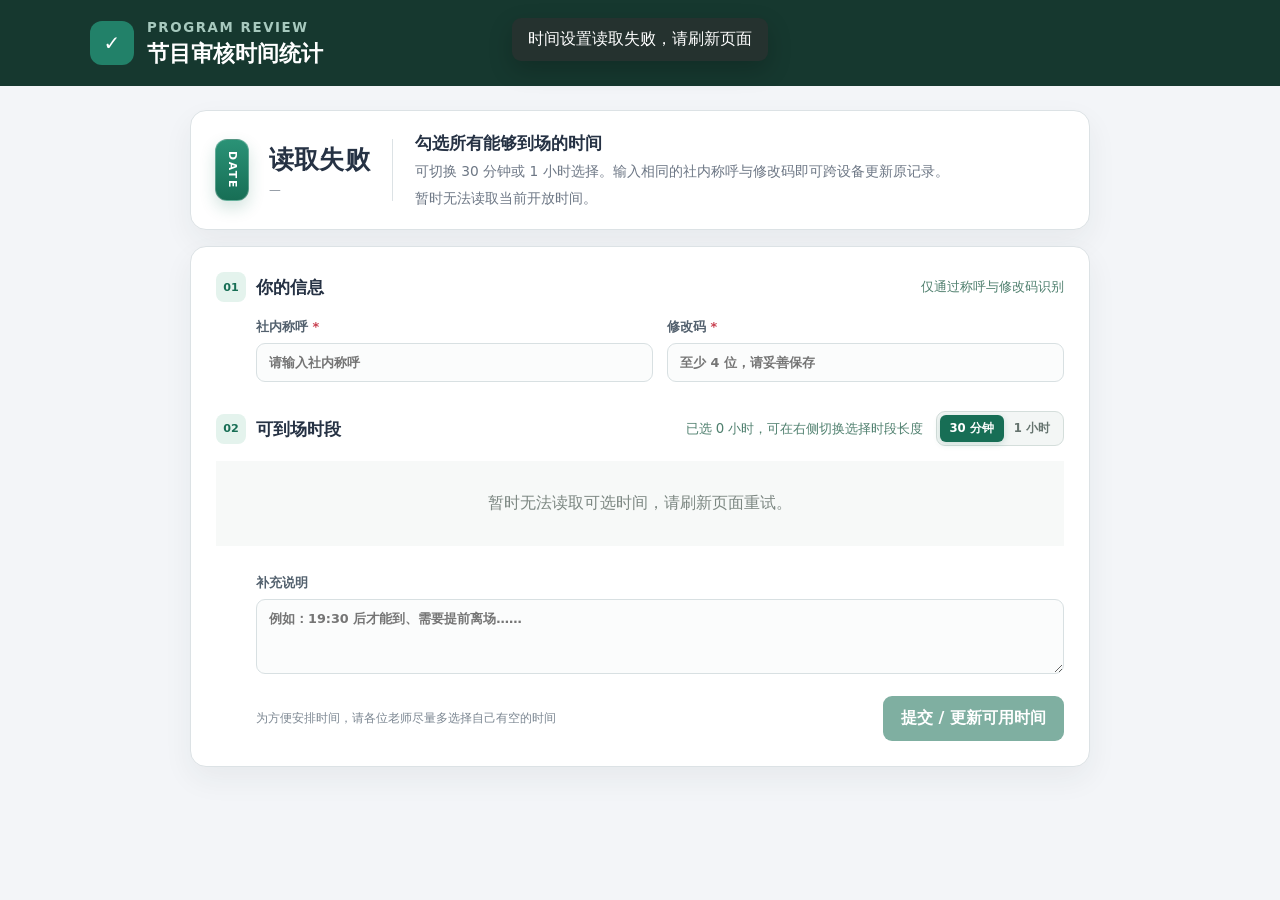
<file: index.html>
<!doctype html>
<html lang="zh-CN">
<head>
  <meta charset="UTF-8">
  <meta name="viewport" content="width=device-width, initial-scale=1">
  <meta name="description" content="节目审核可到场时间统计">
  <title>节目审核时间统计</title>
  <link rel="stylesheet" href="./assets/styles.css?v=18">
  <link rel="stylesheet" href="./assets/unavailable.css?v=2">
</head>
<body data-page="form">
  <header class="topbar"><span class="logo">✓</span><div><small>PROGRAM REVIEW</small><h1>节目审核时间统计</h1></div></header>
  <main class="shell">
    <section id="success" class="notice hidden"><b>✓</b><div><strong>时间已保存</strong><p>负责人会根据整体情况另行通知审核安排。</p></div><button id="edit-again">继续修改</button></section>
    <section class="intro"><div class="date"><span id="schedule-month">DATE</span><strong id="schedule-range">读取中</strong><em id="schedule-year">—</em></div><div><h2>勾选所有能够到场的时间</h2><p>可切换 30 分钟或 1 小时选择。输入相同的社内称呼与修改码即可跨设备更新原记录。</p><p id="schedule-detail">正在读取当前开放时间…</p></div></section>
    <section id="category-selector" class="category-selector hidden"><div><small>节目类别</small><strong id="current-category-name">正在读取…</strong><span id="current-category-days"></span></div><div id="category-options" class="category-options"></div></section>
    <section id="pause-notice" class="pause-notice hidden"><b>暂停填写</b><span id="pause-notice-message">问卷暂时停止接收提交。</span></section>
    <section class="card">
      <div class="heading"><b>01</b><h2>你的信息</h2><small>仅通过称呼与修改码识别</small></div>
      <div class="fields"><label>社内称呼 <i>*</i><input id="name" maxlength="30" placeholder="请输入社内称呼" autocomplete="username" spellcheck="false"></label><label>修改码 <i>*</i><input id="group" type="password" minlength="4" maxlength="50" placeholder="至少 4 位，请妥善保存" autocomplete="current-password"></label></div>
      <div class="heading"><b>02</b><h2>可到场时段</h2><div class="heading-actions"><small id="selected-count">已选 0 小时，可在右侧切换选择时段长度</small><div id="form-granularity" class="view-switch" aria-label="时间粒度"><button class="active" data-minutes="30">30 分钟</button><button data-minutes="60">1 小时</button></div></div></div>
      <div class="table-scroll"><div id="picker" class="time-grid"></div></div>
      <label class="note">补充说明<textarea id="note" maxlength="200" placeholder="例如：19:30 后才能到、需要提前离场……"></textarea></label>
      <div class="submit"><p>为方便安排时间，请各位老师尽量多选择自己有空的时间</p><button id="submit">提交 / 更新可用时间</button></div>
    </section>
  </main>
  <div id="toast" class="toast hidden"></div>
  <script src="./assets/app.js?v=21"></script>
  <script src="./assets/unavailable.js?v=4"></script>
</body>
</html>
</file>
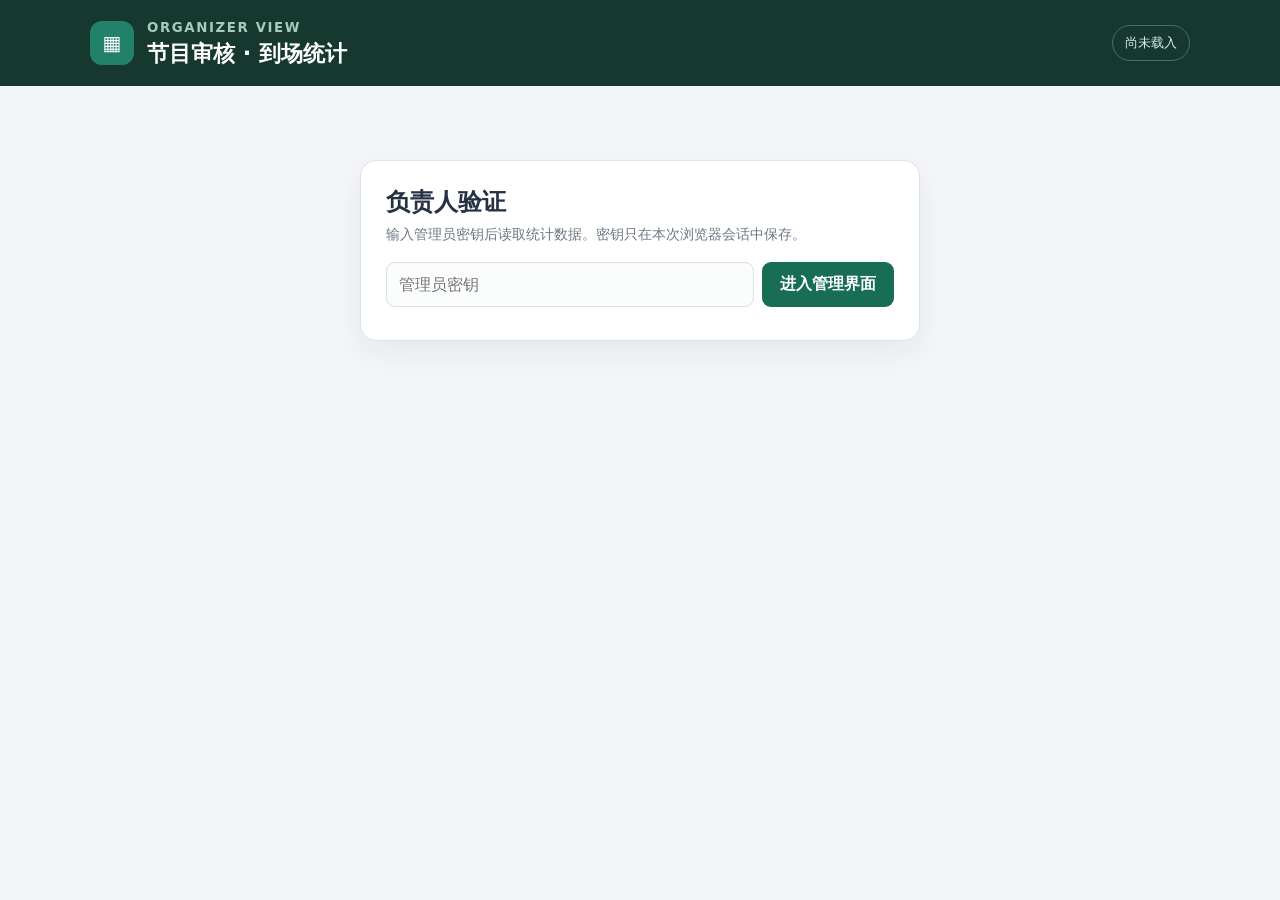
<file: of29programreview/index.html>
<!doctype html>
<html lang="zh-CN">
<head>
  <meta charset="UTF-8">
  <meta name="viewport" content="width=device-width, initial-scale=1">
  <meta name="robots" content="noindex,nofollow">
  <title>节目审核 · 到场统计</title>
  <link rel="stylesheet" href="../assets/styles.css?v=18">
  <link rel="stylesheet" href="../assets/unavailable.css?v=2">
</head>
<body data-page="stats">
  <header class="topbar"><span class="logo">▦</span><div><small>ORGANIZER VIEW</small><h1>节目审核 · 到场统计</h1></div><span id="total" class="pill">尚未载入</span></header>
  <main id="stats-shell" class="stats-shell">
    <section id="login-card" class="login-card"><h2>负责人验证</h2><p>输入管理员密钥后读取统计数据。密钥只在本次浏览器会话中保存。</p><div><input id="admin-key" type="password" placeholder="管理员密钥"><button id="load-stats">进入管理界面</button></div><small id="login-error"></small></section>
    <nav id="admin-tabs" class="admin-tabs hidden"><button id="show-heatmap" class="active">热力统计</button><button id="show-records">提交记录</button><button id="show-schedule">时间设置</button></nav>
    <section id="stats-card" class="card stats-card hidden">
      <div class="stats-title"><div><h2 id="stats-heading">各时段可到场人数</h2><p id="stats-description">颜色越深，人数越多；点击格子查看名单。</p></div><div class="stats-controls"><label class="category-filter">节目类别<select id="category-filter"><option value="">全部类别</option></select></label><label class="person-filter">查看社内称呼<select id="person-filter"><option value="">全部人员</option></select></label><div id="stats-granularity" class="view-switch" aria-label="时间粒度"><button class="active" data-minutes="30">30 分钟</button><button data-minutes="60">1 小时</button></div><button id="refresh" class="refresh-button">刷新</button></div></div>
      <div class="table-scroll"><div id="heatmap" class="time-grid"></div></div>
    </section>
    <section id="records-card" class="card records-card hidden">
      <div class="records-title"><div><h2>全部提交记录</h2><p>修改码以明文显示，仅限管理员内部使用。</p></div><div><span id="records-count"></span><button id="records-refresh" class="refresh-button">刷新</button><button id="delete-all-records" class="danger-button" type="button">删除所有已有记录</button></div></div>
      <div id="records-list" class="records-list"></div>
    </section>
    <section id="schedule-card" class="card schedule-card hidden">
      <div class="schedule-title"><div><h2>问卷时间设置</h2><p>保存后，填写页和热力统计会立即使用新的日期与每日时段。</p></div><span id="schedule-current"></span></div>
      <section class="pause-editor">
        <div class="pause-editor-heading"><div><h3>问卷状态</h3><p>暂停后保留现有数据和填写者的本地草稿，但拒绝新的提交与更新。</p></div><span id="pause-status">开放中</span></div>
        <label class="pause-toggle"><input id="schedule-paused" type="checkbox"><span>暂停接收提交</span></label>
        <label>暂停提示文字<input id="pause-message" maxlength="120" placeholder="问卷暂时停止填写，请等待管理员重新开放。"></label>
        <div class="pause-editor-actions"><p>取消勾选并保存即可重新开放问卷。</p><button id="save-pause" type="button">保存问卷状态</button></div>
      </section>
      <div class="schedule-editor">
        <label>开始日期<input id="schedule-start-date" type="date"></label>
        <label>结束日期<input id="schedule-end-date" type="date"></label>
        <label>每天开始时间<input id="schedule-start-time" type="time" step="1800"></label>
        <label>每天结束时间<input id="schedule-end-time" type="time" step="1800"></label>
      </div>
      <div class="schedule-help"><p>时间需对齐到整点或半点；日期范围最多 31 天。修改设置不会删除旧提交，但旧日期不会出现在新的热力表中。</p><button id="save-schedule">保存时间设置</button></div>
      <section class="intro-text-editor">
        <div><h3>填写页说明文字</h3><p>这行文字会显示在填写页标题说明的最下方。</p></div>
        <label>自定义说明<input id="schedule-intro-text" maxlength="120" placeholder="留空时自动显示当前开放天数和时间"></label>
        <div class="intro-text-actions"><p>最多 120 个字；留空保存可恢复自动生成。</p><button id="save-intro-text" type="button">保存填写页说明</button></div>
      </section>
      <section class="date-notes-editor">
        <div class="date-notes-heading"><div><h3>日期备注</h3><p>备注会显示在填写页和热力统计的日期标题下一行。</p></div></div>
        <div id="date-notes-fields" class="date-notes-fields"></div>
        <div class="date-notes-actions"><p>每个日期最多 60 个字；留空并保存即可删除备注。</p><button id="save-date-notes" type="button">保存日期备注</button></div>
      </section>
      <section class="category-editor">
        <div class="category-editor-heading"><div><h3>节目类别与填写链接</h3><p>每个类别可以使用不同日期，提交后仍会汇总到同一张统计表。</p></div><button id="add-category" type="button">新增类别</button></div>
        <div id="category-editor-list" class="category-editor-list"></div>
        <div class="category-editor-actions"><p>复制类别链接分别发给对应人员；已有提交记录的类别不能直接删除。</p><button id="save-categories" type="button">保存节目类别</button></div>
      </section>
    </section>
    <aside id="roster" class="roster hidden"><div class="empty"><b>▦</b><h2>选择一个时段</h2><p>点击热力表中的数字查看对应人员。</p></div></aside>
  </main>
  <div id="toast" class="toast hidden"></div>
  <script src="../assets/app.js?v=21"></script>
  <script src="../assets/unavailable.js?v=4"></script>
</body>
</html>
</file>
<file: assets/styles.css>
:root{--ink:#263244;--green:#176e55;--dark:#16382f;--line:#dce2e5;--bg:#f3f5f8}*{box-sizing:border-box}body{margin:0;background:var(--bg);color:var(--ink);font-family:Inter,"PingFang SC","Microsoft YaHei",system-ui,sans-serif}.hidden{display:none!important}button,input,textarea,select{font:inherit}.topbar{min-height:82px;padding:17px max(22px,calc((100vw - 1100px)/2));display:flex;align-items:center;gap:13px;color:#fff;background:var(--dark)}.topbar h1{margin:2px 0 0;font-size:1.4rem}.topbar small{color:#a7c9be;font-weight:800;letter-spacing:.12em}.logo{width:44px;height:44px;display:grid;place-items:center;border-radius:12px;background:#228169;font-size:1.25rem;font-weight:900}.pill{margin-left:auto;padding:8px 12px;border:1px solid #487065;border-radius:99px;color:#d6eee7;font-size:.82rem}.shell{width:min(900px,calc(100% - 28px));margin:24px auto 60px}.intro,.card,.notice,.login-card,.roster{background:#fff;border:1px solid var(--line);border-radius:16px;box-shadow:0 12px 30px #2239340f}.intro{display:flex;align-items:center;gap:22px;margin-bottom:16px;padding:20px 24px}.intro h2,.heading h2,.stats-title h2{margin:0;font-size:1.08rem}.intro p,.stats-title p,.login-card p{margin:5px 0 0;color:#6d7785;font-size:.86rem;line-height:1.6}.date{min-width:156px;display:grid;grid-template-columns:auto 1fr;column-gap:9px;padding-right:20px;border-right:1px solid var(--line)}.date span{grid-row:1/3;color:#228169;font-size:.7rem;font-weight:900;writing-mode:vertical-rl}.date strong{font-size:1.5rem}.date em{color:#89929d;font-size:.74rem;font-style:normal}.card{padding:25px}.heading{display:grid;grid-template-columns:30px 1fr auto;align-items:center;gap:10px}.heading>b{height:30px;display:grid;place-items:center;border-radius:8px;color:var(--green);background:#e4f3ed;font-size:.7rem}.heading small{color:#50806f}.heading-actions{display:flex;align-items:center;gap:12px}.view-switch{display:inline-flex;padding:3px;border:1px solid #d4dedb;border-radius:9px;background:#f3f6f5}.view-switch button{border:0;border-radius:6px;padding:6px 10px;color:#65736e;background:transparent;font-size:.73rem;font-weight:750;cursor:pointer}.view-switch button.active{color:#fff;background:var(--green);box-shadow:0 2px 7px #176e5530}.fields{display:grid;grid-template-columns:1fr 1fr;gap:14px;margin:17px 0 29px 40px}label{color:#53616e;font-size:.8rem;font-weight:750}label i{color:#c83f4f;font-style:normal}input,textarea{width:100%;margin-top:7px;padding:11px 12px;border:1px solid #d8e0e2;border-radius:9px;outline:0;background:#fbfcfc;color:var(--ink)}input:focus,textarea:focus,select:focus{border-color:#55a88c;box-shadow:0 0 0 3px #55a88c2d}.table-scroll{overflow-x:auto;margin-top:15px}.time-grid{min-width:590px;display:grid;grid-template-columns:78px repeat(3,1fr);gap:2px}.corner,.date-head{height:61px;display:flex;align-items:center;padding:10px 13px;color:#66737e;background:#edf3f1;font-size:.79rem;font-weight:750}.date-head{justify-content:center;gap:7px}.date-head span{color:#228169}.grid-row{display:contents}.time-label{min-height:29px;display:flex;justify-content:flex-end;padding:3px 10px 0 0;color:#505d69;font-size:.8rem}.time-label.half{border-bottom:1px solid #dbe3e0}.time-label.hour{min-height:42px;padding-top:12px}.slot,.heat{min-height:29px;border:0;border-bottom:1px dashed #5b7d722d;display:grid;place-items:center;background:#edf5f2;cursor:pointer}.slot:hover{background:#d6ebe3}.slot.selected{color:#fff;background:#228169}.hour-slot{min-height:42px;padding:0;border:0;display:grid;grid-template-rows:1fr 1fr;overflow:hidden;background:#edf5f2;cursor:pointer}.hour-slot:hover{outline:2px solid #8fc9b5;z-index:1}.hour-half{display:grid;place-items:center;color:transparent;border-bottom:1px dashed #5b7d722d}.hour-half:last-child{border-bottom:0}.hour-half.selected{color:#fff;background:#228169}.end-label{grid-column:1;text-align:right;padding-right:10px;font-size:.8rem}.note{display:block;margin:22px 0 0 40px}.note textarea{min-height:75px;resize:vertical}.submit{display:flex;align-items:center;justify-content:space-between;gap:16px;margin:19px 0 0 40px}.submit p{color:#7c8792;font-size:.78rem}.submit button,.login-card button{border:0;border-radius:9px;padding:12px 18px;color:#fff;background:var(--green);font-weight:750;cursor:pointer}.submit button:disabled{opacity:.55}.notice{display:flex;align-items:center;gap:12px;margin-bottom:16px;padding:15px 18px;border-color:#b8ddcf;background:#effaf6}.notice>b{width:38px;height:38px;display:grid;place-items:center;border-radius:50%;color:#fff;background:#228169}.notice p{margin:2px 0 0;color:#64776f;font-size:.8rem}.notice button{margin-left:auto;border:0;color:var(--green);background:transparent;cursor:pointer}.toast{position:fixed;left:50%;top:18px;transform:translateX(-50%);z-index:5;padding:11px 16px;border-radius:9px;color:#fff;background:#25322f;box-shadow:0 9px 25px #0003}
.stats-shell{width:min(1160px,calc(100% - 28px));margin:24px auto 60px;display:grid;grid-template-columns:minmax(0,1fr) 300px;gap:16px;align-items:start}.login-card{grid-column:1/-1;max-width:560px;width:100%;margin:50px auto;padding:25px}.login-card h2{margin:0}.login-card>div{display:grid;grid-template-columns:1fr auto;gap:8px;margin-top:17px}.login-card input{margin:0}.login-card small{display:block;margin-top:8px;color:#bb3546}.stats-title{display:flex;align-items:flex-end;justify-content:space-between;gap:16px;margin-bottom:18px}.stats-controls{display:flex;align-items:flex-end;justify-content:flex-end;gap:8px;flex-wrap:wrap}.person-filter{display:grid;gap:4px;color:#71807a;font-size:.69rem}.person-filter select{min-width:150px;padding:7px 28px 7px 9px;border:1px solid var(--line);border-radius:8px;outline:0;color:var(--ink);background:#fff}.refresh-button{padding:8px 13px;border:1px solid var(--line);border-radius:8px;background:#fff;cursor:pointer}.heat{color:#44534e}.heat strong{font-size:.88rem}.heat:hover,.heat.active,.heat-segment:hover,.heat-segment.active{outline:2px solid var(--green);z-index:1}.hour-heat{min-height:42px;display:grid;grid-template-rows:1fr 1fr;gap:1px;background:#fff}.heat-segment{min-height:20px;border:0;display:grid;place-items:center;color:#44534e;cursor:pointer}.heat-segment strong{font-size:.72rem}.personal-on{color:#fff;background:#228169}.h0{background:#f0f3f3}.h1{background:#e2f1eb}.h2{background:#c9e6da}.h3{background:#aad7c4}.h4{background:#82c4aa}.h5{background:#52aa86}.roster{position:sticky;top:18px;min-height:280px;padding:22px}.roster>h2{margin:7px 0 1px}.roster>h3{margin:0;color:#65716f;font-size:.9rem}.roster-count{display:flex;align-items:baseline;gap:6px;margin:20px 0 12px;padding:14px;border-radius:10px;background:#eaf5f0}.roster-count b{color:var(--green);font-size:1.8rem}.roster-count.status b{font-size:1.05rem}.person-note{margin-top:14px;padding:11px;border-radius:9px;color:#64726d;background:#f3f6f5;font-size:.78rem;line-height:1.55}.people{display:grid;gap:8px}.person{display:flex;align-items:center;gap:9px;padding:9px;border:1px solid #e4e9e7;border-radius:9px}.avatar{width:31px;height:31px;display:grid;place-items:center;border-radius:50%;color:var(--green);background:#e5f2ed;font-weight:850}.person div{min-width:0;display:grid}.person strong{font-size:.83rem}.person small{overflow:hidden;color:#7a8582;font-size:.7rem;text-overflow:ellipsis;white-space:nowrap}.empty{min-height:230px;display:flex;align-items:center;justify-content:center;flex-direction:column;text-align:center;color:#87938f}.empty b{font-size:1.5rem}.empty h2{color:#4e5c58;font-size:1rem}.empty p{font-size:.78rem}
@media(max-width:850px){.stats-shell{grid-template-columns:1fr}.roster{position:static}.card{padding:18px}.stats-title{align-items:flex-start;flex-direction:column}.stats-controls{justify-content:flex-start}}@media(max-width:620px){.topbar{min-height:72px;padding:13px 15px}.logo{width:39px;height:39px}.topbar h1{font-size:1.05rem}.topbar small{font-size:.62rem}.pill{font-size:.7rem}.shell,.stats-shell{width:calc(100% - 18px);margin-top:9px}.intro{align-items:flex-start;flex-direction:column;padding:16px}.date{border:0}.card{padding:16px 9px}.heading{grid-template-columns:30px 1fr}.heading-actions{grid-column:1/-1;justify-content:space-between;margin-top:4px}.fields{grid-template-columns:1fr;margin-left:0}.note,.submit{margin-left:0}.submit{align-items:stretch;flex-direction:column}.submit button{width:100%}.login-card{margin:20px auto}.login-card>div{grid-template-columns:1fr}.stats-controls{display:grid;grid-template-columns:1fr auto}.person-filter{grid-column:1/-1}.person-filter select{width:100%}}

.admin-tabs{grid-column:1/-1;display:flex;gap:4px;padding:4px;border:1px solid var(--line);border-radius:12px;background:#fff;box-shadow:0 8px 22px #2239340b}
.admin-tabs button{flex:1;padding:10px 16px;border:0;border-radius:8px;color:#66736f;background:transparent;font-weight:800;cursor:pointer}
.admin-tabs button.active{color:#fff;background:var(--green)}
.records-card{grid-column:1/-1}
.records-title{display:flex;align-items:center;justify-content:space-between;gap:16px;margin-bottom:18px}
.records-title h2{margin:0;font-size:1.08rem}
.records-title p{margin:5px 0 0;color:#6d7785;font-size:.8rem}
.records-title>div:last-child{display:flex;align-items:center;flex-wrap:wrap;gap:10px;color:#65736e;font-size:.78rem}
.danger-button{border:1px solid #e4b7bd;border-radius:8px;padding:8px 11px;color:#a92e3f;background:#fff4f5;font-weight:750;cursor:pointer}
.danger-button:hover{border-color:#cf7f89;background:#fde9ec}
.danger-button:disabled{cursor:not-allowed;opacity:.5}
.records-list{display:grid;gap:12px}
.record-card{padding:16px;border:1px solid #dfe7e4;border-radius:12px;background:#fbfdfc}
.record-top{display:flex;align-items:flex-start;justify-content:space-between;gap:12px}
.record-top small{display:block;margin-bottom:3px;color:#82908b;font-size:.68rem}
.record-top strong{font-size:1.02rem;overflow-wrap:anywhere}
.code-badge{padding:5px 9px;border-radius:99px;color:#286d57;background:#e5f3ed;font-size:.7rem;font-weight:750}
.code-badge.unset{color:#95651e;background:#fff1d9}
.record-meta{display:flex;gap:15px;flex-wrap:wrap;margin-top:9px;color:#7a8582;font-size:.72rem}
.record-slots{display:flex;gap:6px;flex-wrap:wrap;margin:13px 0}
.record-slots span{padding:5px 8px;border-radius:7px;color:#28624f;background:#e9f3ef;font-size:.72rem}
.record-note{margin:9px 0;padding:9px;border-radius:8px;color:#65716d;background:#f1f4f3;font-size:.76rem}
.record-editor{display:grid;grid-template-columns:minmax(150px,1fr) minmax(180px,1fr) auto;align-items:end;gap:10px;padding-top:13px;border-top:1px solid #e4e9e7}
.record-editor input{margin-top:5px}
.record-actions{display:flex;gap:7px}
.record-actions button{padding:10px 12px;border:1px solid #cad8d3;border-radius:8px;color:var(--green);background:#fff;font-weight:750;cursor:pointer}
.record-actions .danger{border-color:#edc8cd;color:#b43143}
.records-empty{padding:50px 20px;text-align:center;color:#83908b}
@media(max-width:720px){.records-title{align-items:flex-start;flex-direction:column}.record-editor{grid-template-columns:1fr}.record-actions button{flex:1}.record-actions{width:100%}}

.category-selector{display:flex;align-items:center;justify-content:space-between;gap:16px;margin-bottom:16px;padding:14px 18px;border:1px solid #cfe0da;border-radius:14px;background:#fff;box-shadow:0 10px 25px #2239340a}.category-selector>div:first-child{display:grid;grid-template-columns:auto auto;align-items:center;gap:3px 10px}.category-selector small{grid-column:1/-1;color:#77827e;font-size:.7rem;font-weight:800}.category-selector strong{color:var(--category-color,#176e55);font-size:1rem}.category-selector span{color:#77827e;font-size:.75rem}.category-options{display:flex;gap:7px;flex-wrap:wrap;justify-content:flex-end}.category-options button{border:1px solid #d4dedb;border-radius:99px;padding:7px 11px;color:#60706a;background:#fff;font-size:.75rem;font-weight:750;cursor:pointer}.category-options button.active{border-color:var(--category-color,#176e55);color:#fff;background:var(--category-color,#176e55)}
.category-filter select{min-width:130px}.record-category{display:inline-flex;margin-left:9px;padding:3px 8px;border-radius:99px;color:#fff!important;background:var(--category-color,#64748b);font-size:.68rem!important;font-weight:750;vertical-align:middle}
.person .avatar{background:var(--category-color,#176e55)}
.category-editor{margin-top:22px;padding-top:20px;border-top:1px solid #e2e8e6}.category-editor-heading,.category-editor-actions{display:flex;align-items:center;justify-content:space-between;gap:16px}.category-editor-heading h3{margin:0;font-size:.98rem}.category-editor-heading p,.category-editor-actions p{margin:5px 0 0;color:#727e79;font-size:.75rem;line-height:1.55}.category-editor-heading>button,.category-editor-actions>button{border:0;border-radius:9px;padding:10px 14px;color:#fff;background:var(--green);font-weight:750;cursor:pointer}.category-editor-list{display:grid;gap:11px;margin-top:14px}.category-editor-card{padding:13px;border:1px solid #dce5e2;border-left:4px solid var(--category-color);border-radius:11px;background:#fbfcfc}.category-editor-top{display:grid;grid-template-columns:46px minmax(150px,1fr) auto auto;align-items:end;gap:9px}.category-color-input{height:43px;margin:0;padding:4px;cursor:pointer}.category-editor-top button{height:43px;border:1px solid #cbd8d4;border-radius:8px;padding:0 11px;color:#176e55;background:#fff;font-weight:750;cursor:pointer}.category-editor-top .danger-button{border-color:#e7c9cd;color:#b23745}.category-date-grid{display:flex;gap:7px;flex-wrap:wrap;margin-top:12px}.category-date-grid label{cursor:pointer}.category-date-grid input{position:absolute;opacity:0;pointer-events:none}.category-date-grid span{display:grid;gap:2px;min-width:83px;padding:7px 9px;border:1px solid #d8e1de;border-radius:8px;color:#76817d;background:#fff;font-size:.66rem}.category-date-grid strong{color:#3b4b45;font-size:.75rem}.category-date-grid input:checked+span{border-color:var(--category-color);color:var(--category-color);background:color-mix(in srgb,var(--category-color) 9%,white)}.category-editor-actions{margin-top:14px}.category-editor-empty{padding:18px;border:1px dashed #d7dfdc;border-radius:9px;text-align:center;color:#7b8782}
@media(max-width:720px){.category-selector{align-items:stretch;flex-direction:column}.category-options{justify-content:flex-start}.category-editor-top{grid-template-columns:46px 1fr}.category-editor-top button{grid-column:span 1}.category-editor-actions{align-items:stretch;flex-direction:column}.category-editor-actions>button{width:100%}.stats-controls{grid-template-columns:1fr 1fr}.category-filter,.person-filter{grid-column:auto}.category-filter select,.person-filter select{width:100%}}

.code-badge{max-width:55%;font-family:ui-monospace,SFMono-Regular,Consolas,monospace;overflow-wrap:anywhere}
.hour-half.disabled,.heat-segment.disabled{background:#f5f7f7;color:transparent}
.schedule-load-error{grid-column:1/-1;padding:32px;text-align:center;color:#7c8782;background:#f7f9f8}
.schedule-card{grid-column:1/-1}
.schedule-title{display:flex;align-items:flex-start;justify-content:space-between;gap:18px;margin-bottom:20px}
.schedule-title h2{margin:0;font-size:1.08rem}
.schedule-title p{margin:5px 0 0;color:#6d7785;font-size:.8rem}
.schedule-title>span{max-width:52%;padding:7px 10px;border-radius:8px;color:#2e6554;background:#edf5f2;font-size:.75rem;font-weight:750;text-align:right}
.schedule-editor{display:grid;grid-template-columns:repeat(4,minmax(0,1fr));gap:12px}
.schedule-editor input{margin-top:7px}
.schedule-help{display:flex;align-items:center;justify-content:space-between;gap:18px;margin-top:18px;padding-top:16px;border-top:1px solid #e2e8e6}
.schedule-help p{margin:0;color:#727e79;font-size:.76rem;line-height:1.6}
.schedule-help button{flex:0 0 auto;border:0;border-radius:9px;padding:11px 16px;color:#fff;background:var(--green);font-weight:750;cursor:pointer}
.schedule-help button:disabled{opacity:.55}
@media(max-width:820px){.schedule-editor{grid-template-columns:1fr 1fr}.schedule-title{flex-direction:column}.schedule-title>span{max-width:100%;text-align:left}.schedule-help{align-items:stretch;flex-direction:column}.schedule-help button{width:100%}}
@media(max-width:520px){.schedule-editor{grid-template-columns:1fr}}

/* Wide schedules: compact columns and scroll inside the timetable card. */
.table-scroll{
  max-width:100%;
  overflow-x:auto;
  overscroll-behavior-inline:contain;
  -webkit-overflow-scrolling:touch;
  padding-bottom:7px;
  scrollbar-color:#9eb8ae #edf2f0;
  scrollbar-width:thin;
}
.table-scroll::-webkit-scrollbar{height:8px}
.table-scroll::-webkit-scrollbar-track{border-radius:99px;background:#edf2f0}
.table-scroll::-webkit-scrollbar-thumb{border-radius:99px;background:#9eb8ae}
.time-grid{
  width:100%;
  min-width:max(100%,var(--grid-min-width,400px));
  grid-template-columns:64px repeat(var(--day-count,3),minmax(112px,1fr));
}
.corner,.date-head{padding:8px;font-size:.76rem}
.corner{position:sticky;left:0;z-index:3}
.date-head{gap:5px;white-space:nowrap}
.time-label,.end-label{position:sticky;left:0;z-index:2;background:#fff}
.time-label{padding-right:8px;font-size:.76rem}
.end-label{padding-right:8px;font-size:.76rem}
@media(max-width:620px){
  .time-grid{
    grid-template-columns:64px repeat(var(--day-count,3),minmax(112px,1fr));
  }
  .corner,.date-head{padding:6px;font-size:.72rem}
  .time-label,.end-label{padding-right:6px;font-size:.72rem}
}

/* Optional administrator notes shown under each date heading. */
.corner,.date-head{height:74px}
.date-head{flex-direction:column;justify-content:center;gap:4px;min-width:0}
.date-head-main{display:flex;align-items:center;justify-content:center;gap:5px;max-width:100%;white-space:nowrap}
.date-note{display:block;max-width:100%;overflow:hidden;color:#73807c;font-size:.66rem;font-weight:650;line-height:1.25;text-overflow:ellipsis;white-space:nowrap}
.date-note.is-empty{visibility:hidden}
.date-notes-editor{margin-top:22px;padding-top:20px;border-top:1px solid #e2e8e6}
.date-notes-heading{display:flex;align-items:flex-start;justify-content:space-between;gap:14px}
.date-notes-heading h3{margin:0;font-size:.98rem}
.date-notes-heading p{margin:5px 0 0;color:#727e79;font-size:.76rem}
.date-notes-fields{display:grid;grid-template-columns:repeat(3,minmax(0,1fr));gap:10px;margin-top:15px}
.date-notes-fields label span{display:block}
.date-notes-fields input{margin-top:6px}
.date-notes-empty{grid-column:1/-1;padding:17px;border:1px dashed #d9dfdd;border-radius:9px;text-align:center;color:#87908d;font-size:.78rem}
.date-notes-actions{display:flex;align-items:center;justify-content:space-between;gap:16px;margin-top:14px}
.date-notes-actions p{margin:0;color:#727e79;font-size:.75rem;line-height:1.6}
.date-notes-actions button{flex:0 0 auto;border:0;border-radius:9px;padding:11px 16px;color:#fff;background:var(--green);font-weight:750;cursor:pointer}
.date-notes-actions button:disabled{opacity:.55}
@media(max-width:820px){.date-notes-fields{grid-template-columns:1fr 1fr}}
@media(max-width:560px){.date-notes-fields{grid-template-columns:1fr}.date-notes-actions{align-items:stretch;flex-direction:column}.date-notes-actions button{width:100%}}

/* Polished month badge in the form intro. */
.date{min-width:172px;grid-template-columns:42px 1fr;align-items:center;column-gap:12px;padding-right:22px}
.date span{width:34px;height:62px;display:grid;place-items:center;border:1px solid #ffffff45;border-radius:12px;color:#fff;background:linear-gradient(180deg,#2a9276,#176e55);box-shadow:0 7px 16px #176e5530;font-size:.68rem;letter-spacing:.15em;line-height:1;text-orientation:mixed}
.date strong{font-size:1.55rem;letter-spacing:.01em}

.intro-text-editor{margin-top:22px;padding-top:20px;border-top:1px solid #e2e8e6}
.intro-text-editor h3{margin:0;font-size:.98rem}
.intro-text-editor>div>p{margin:5px 0 14px;color:#727e79;font-size:.76rem}
.intro-text-editor>label{display:block}
.intro-text-actions{display:flex;align-items:center;justify-content:space-between;gap:16px;margin-top:14px}
.intro-text-actions p{margin:0;color:#727e79;font-size:.75rem;line-height:1.6}
.intro-text-actions button{flex:0 0 auto;border:0;border-radius:9px;padding:11px 16px;color:#fff;background:var(--green);font-weight:750;cursor:pointer}
.intro-text-actions button:disabled{opacity:.55}
@media(max-width:620px){.date{min-width:0;padding-right:0}.intro-text-actions{align-items:stretch;flex-direction:column}.intro-text-actions button{width:100%}}

.pause-notice{display:flex;align-items:center;gap:12px;margin-bottom:16px;padding:14px 18px;border:1px solid #edc5a8;border-radius:13px;color:#7a4526;background:#fff7f0;box-shadow:0 8px 22px #7a45260c}
.pause-notice b{flex:0 0 auto;padding:5px 9px;border-radius:7px;color:#fff;background:#c66d36;font-size:.76rem}
.pause-notice span{font-size:.86rem;line-height:1.55}
.pause-editor{margin-bottom:20px;padding:17px;border:1px solid #d9e3df;border-radius:12px;background:#f8fbfa}
.pause-editor-heading{display:flex;align-items:flex-start;justify-content:space-between;gap:14px;margin-bottom:14px}
.pause-editor-heading h3{margin:0;font-size:.98rem}
.pause-editor-heading p{margin:5px 0 0;color:#727e79;font-size:.76rem;line-height:1.55}
.pause-editor-heading>span{flex:0 0 auto;padding:5px 9px;border-radius:99px;color:#176e55;background:#dff1ea;font-size:.72rem;font-weight:800}
.pause-editor-heading>span.paused{color:#a45128;background:#f8e4d7}
.pause-toggle{display:flex;align-items:center;gap:9px;margin-bottom:13px;color:#34443f;font-size:.86rem}
.pause-toggle input{width:18px;height:18px;margin:0;accent-color:#c66d36}
.pause-editor>label:not(.pause-toggle){display:block}
.pause-editor-actions{display:flex;align-items:center;justify-content:space-between;gap:16px;margin-top:13px}
.pause-editor-actions p{margin:0;color:#727e79;font-size:.75rem}
.pause-editor-actions button{flex:0 0 auto;border:0;border-radius:9px;padding:11px 16px;color:#fff;background:var(--green);font-weight:750;cursor:pointer}
.pause-editor-actions button:disabled{opacity:.55}
@media(max-width:620px){.pause-notice{align-items:flex-start}.pause-editor-actions{align-items:stretch;flex-direction:column}.pause-editor-actions button{width:100%}}
</file>
<file: assets/unavailable.css>
.slot.unavailable,.hour-slot.unavailable,.hour-half.unavailable,.heat.unavailable,.heat-segment.unavailable{
  background:#e6e8e8!important;color:#929a97!important;cursor:not-allowed!important
}
.slot.unavailable,.heat.unavailable,.heat-segment.unavailable{font-weight:800}
.hour-slot.unavailable:hover{outline:0}
.unavailable-editor{margin-top:22px;padding-top:20px;border-top:1px solid #e2e8e6}
.unavailable-heading{display:flex;align-items:flex-start;justify-content:space-between;gap:14px}
.unavailable-heading h3{margin:0;font-size:.98rem}
.unavailable-heading p{margin:5px 0 0;color:#727e79;font-size:.76rem}
.unavailable-heading>span{padding:5px 9px;border-radius:99px;background:#eef2f1;color:#65716d;font-size:.72rem;font-weight:750}
.unavailable-builder{display:grid;grid-template-columns:1.1fr 1fr 1fr 1fr auto;align-items:end;gap:10px;margin-top:15px}
.blocked-builder-actions{display:flex;gap:8px}
.blocked-builder-actions button,.unavailable-actions>button{border:0;border-radius:9px;padding:11px 14px;color:#fff;background:var(--green);font-weight:750;cursor:pointer;white-space:nowrap}
.blocked-builder-actions #cancel-blocked-edit{border:1px solid #ccd6d3;color:#64716d;background:#fff}
.blocked-all-day{display:grid;gap:7px}
.check-line{min-height:43px;display:flex;align-items:center;gap:8px;padding:9px 11px;border:1px solid #d8e0e2;border-radius:9px;background:#fbfcfc}
.check-line input{width:auto;margin:0}
.unavailable-rules{display:grid;gap:8px;margin-top:14px}
.unavailable-empty{padding:17px;border:1px dashed #d9dfdd;border-radius:9px;text-align:center;color:#87908d;font-size:.78rem}
.unavailable-rule{display:flex;align-items:center;justify-content:space-between;gap:12px;padding:10px 12px;border:1px solid #dfe5e3;border-radius:9px;background:#fafcfc}
.unavailable-rule>div{display:flex;align-items:baseline;gap:10px;flex-wrap:wrap}
.unavailable-rule strong{font-size:.82rem}
.unavailable-rule span{color:#6f7a76;font-size:.75rem}
.unavailable-rule button{border:1px solid #e5c8cc;border-radius:7px;padding:6px 9px;color:#ac3443;background:#fff;cursor:pointer}
.unavailable-rule .unavailable-rule-actions{flex-wrap:nowrap}
.unavailable-rule button.edit{border-color:#bcd6cf;color:#16705e}
.unavailable-actions{display:flex;align-items:center;justify-content:space-between;gap:16px;margin-top:14px}
.unavailable-actions p{margin:0;color:#727e79;font-size:.75rem;line-height:1.6}
.unavailable-actions button:disabled{opacity:.55}
@media(max-width:900px){.unavailable-builder{grid-template-columns:1fr 1fr}.blocked-builder-actions{grid-column:1/-1}.blocked-builder-actions button{flex:1}}
@media(max-width:560px){.unavailable-builder{grid-template-columns:1fr}.blocked-builder-actions{grid-column:auto}.unavailable-actions{align-items:stretch;flex-direction:column}.unavailable-actions>button{width:100%}}
</file>
